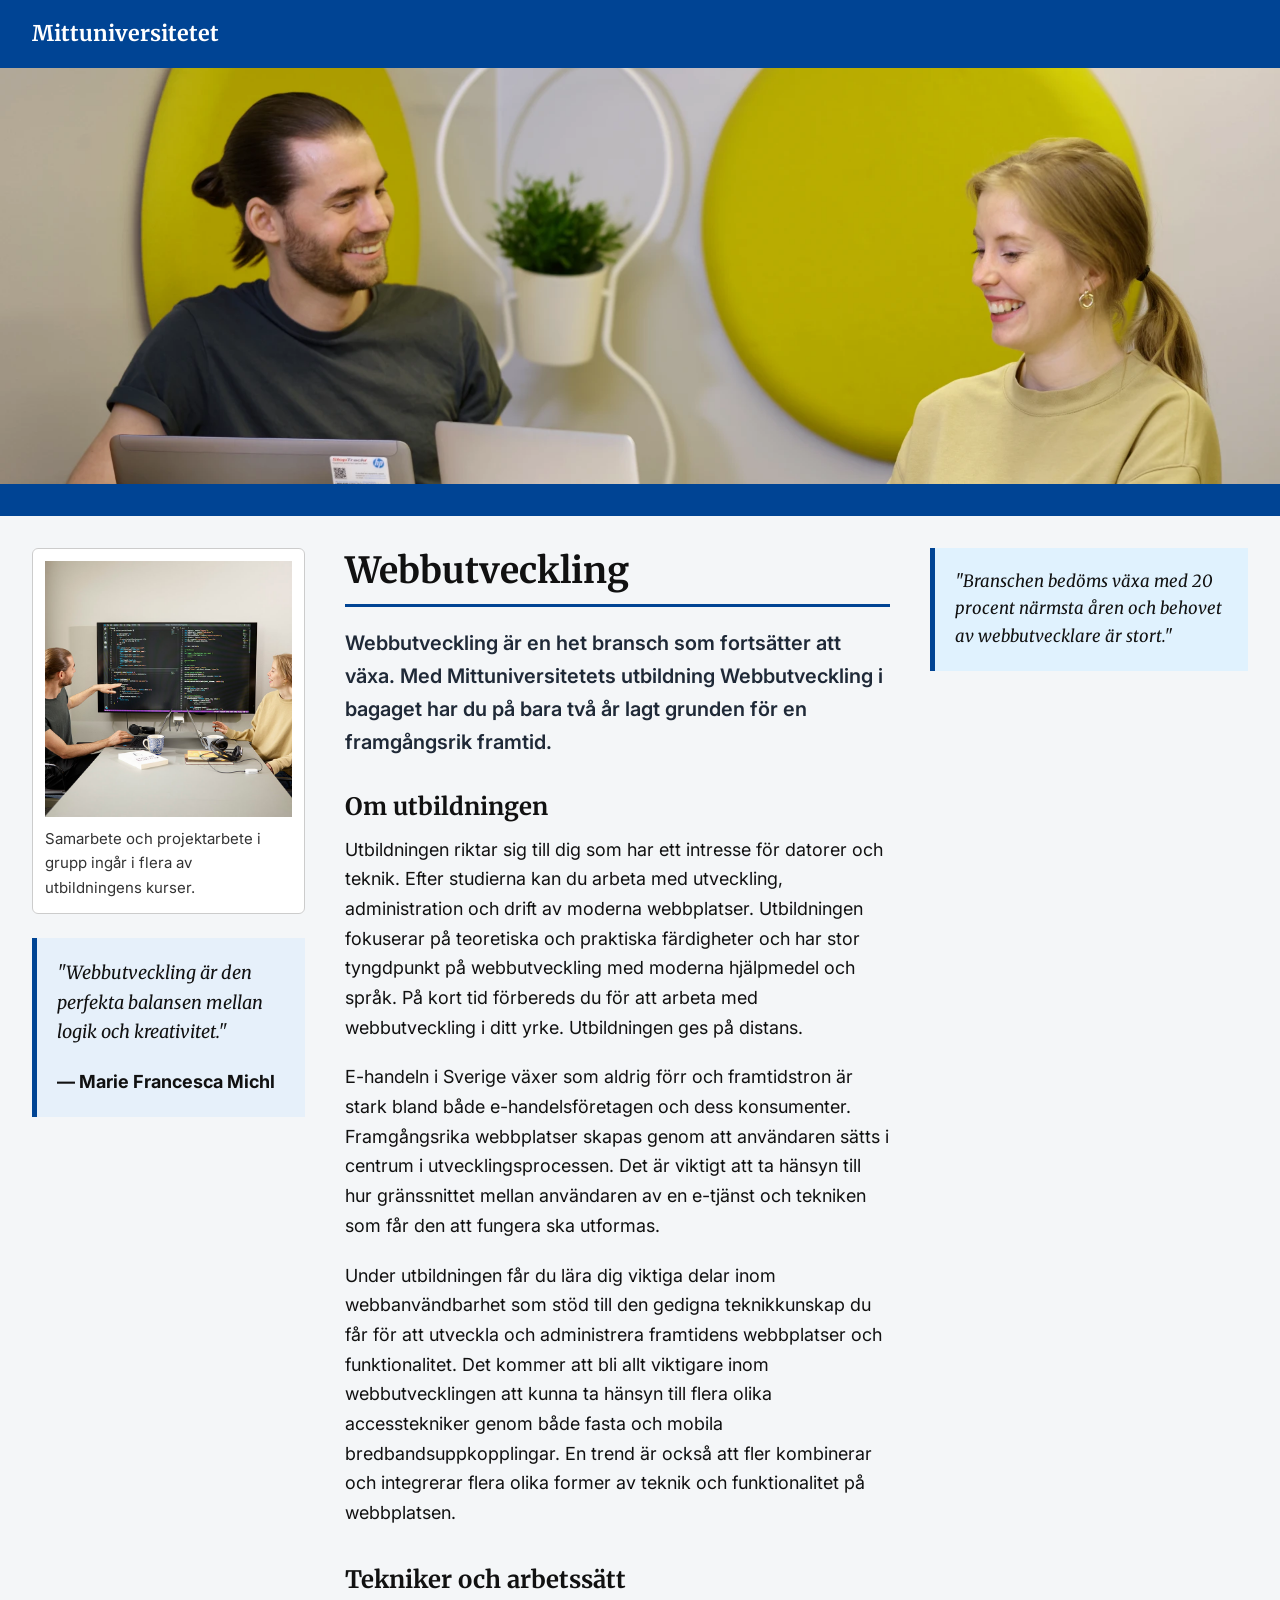
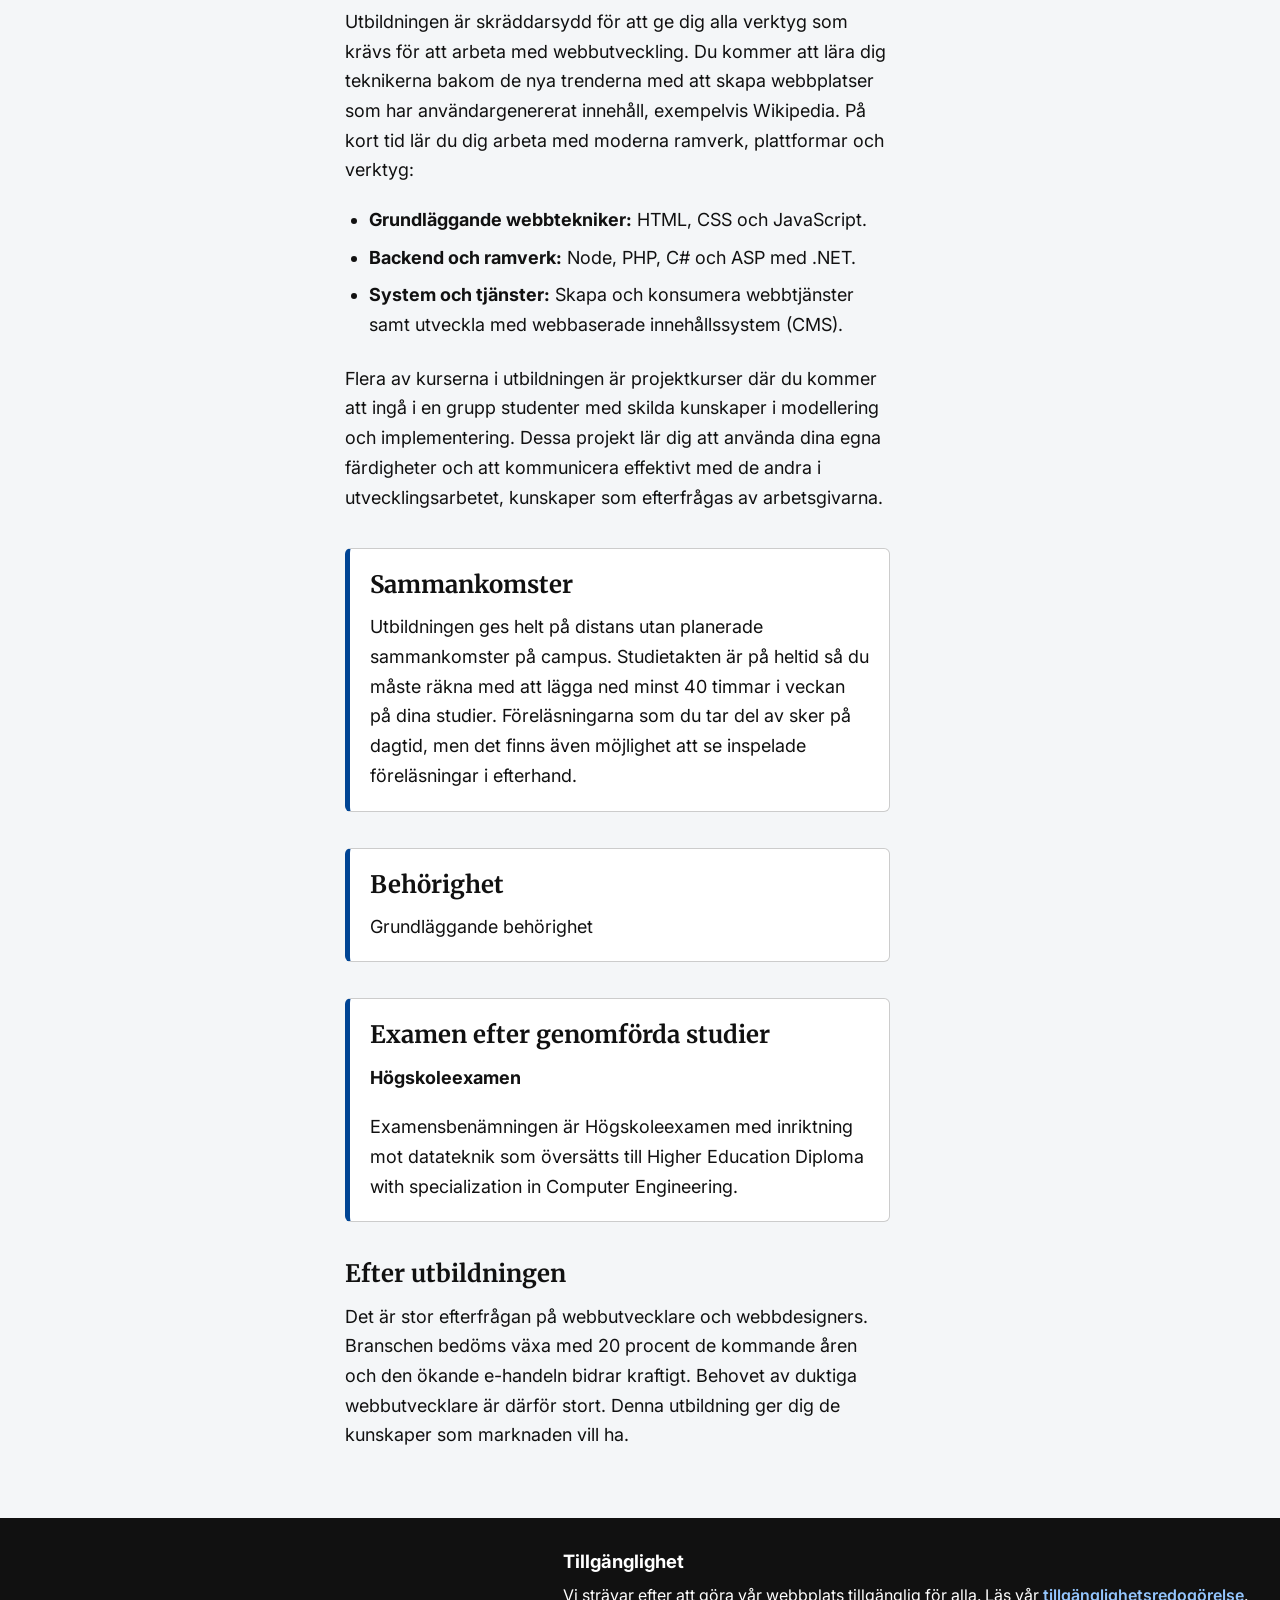
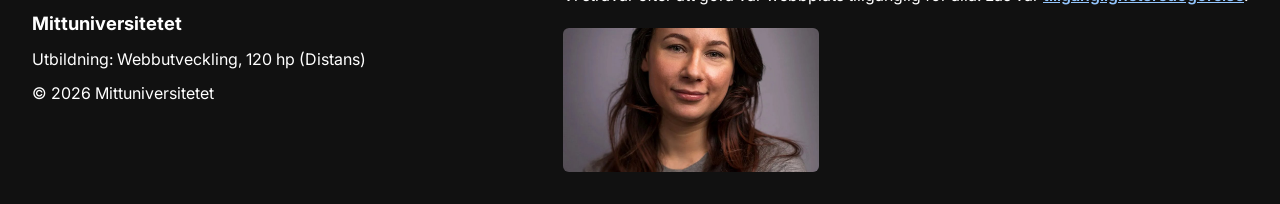
<file: index.html>
<!DOCTYPE html>
<html lang="sv">
<head>
  <meta charset="UTF-8">
  <meta name="viewport" content="width=device-width, initial-scale=1.0">
  <title>Webbutveckling - Mittuniversitetet</title>
  
  <!-- länkar till Google Fonts: Inter & Merriweather, dessa är specialanpassade för skärmläsare -->
  <link rel="preconnect" href="https://fonts.googleapis.com">      <!--preconnect gör att webbläsaren kan förbereda en anslutning till Google Fonts innan den faktiskt behöver hämta typsnittet, vilket kan förbättra laddningstiden.-->
  <link rel="preconnect" href="https://fonts.gstatic.com" crossorigin>
  <link href="https://fonts.googleapis.com/css2?family=Inter:wght@400;600;700&family=Merriweather:ital,wght@0,700;1,400&display=swap" rel="stylesheet">
  
  <link rel="stylesheet" href="style.css">
</head>
<body>

  <a href="#main-content" class="skip-link">Hoppa till huvudinnehållet</a>

  <header id="site-header">
    <div class="container">
      <p id="university-name">Mittuniversitetet</p>
    </div>
    <img src="images/header.webp" alt="Beskrivning" id="header-image">  <!--beskrivande alt-text som gör att skärmläsare kan läsa upp vad bilden föreställer-->

  </header>

  <main id="main-content" tabindex="-1">        <!--huvudinnehållet main startar här, som innehåller information om utbildningen. tab index-1 gör så man hoppar hit-->
    <div id="layout-wrapper" class="container">  <!--en ny container som omsluter både artikeln och sidofältet, för att skapa en layout med två kolumner.-->

      <article id="program-webbutveckling">   <!--semantisk artikel som omsluter hela innehållet om utbildningen.-->
        <header id="program-header">
          <h1 id="program-title">Webbutveckling</h1>  <!--huvudrubrik för sidan-->
          <p class="lead">Webbutveckling är en het bransch som fortsätter att växa. Med Mittuniversitetets utbildning Webbutveckling i bagaget har du på bara två år lagt grunden för en framgångsrik framtid.</p>
        </header>  <!--lead är en klass som gör texten lite större och fetare, för att den ska sticka ut mer.-->

        <section id="section-intro" aria-labelledby="heading-about">  <!--läses upp av skärmläsare, koppling till rubrik nedan-->
          <h2 id="heading-about">Om utbildningen</h2>
          <p>Utbildningen riktar sig till dig som har ett intresse för datorer och teknik. Efter studierna kan du arbeta med utveckling, administration och drift av moderna webbplatser. Utbildningen fokuserar på teoretiska och praktiska färdigheter och har stor tyngdpunkt på webbutveckling med moderna hjälpmedel och språk. På kort tid förbereds du för att arbeta med webbutveckling i ditt yrke. Utbildningen ges på distans.</p>

          <p>E-handeln i Sverige växer som aldrig förr och framtidstron är stark bland både e-handelsföretagen och dess konsumenter. Framgångsrika webbplatser skapas genom att användaren sätts i centrum i utvecklingsprocessen. Det är viktigt att ta hänsyn till hur gränssnittet mellan användaren av en e-tjänst och tekniken som får den att fungera ska utformas.</p>

          <p>Under utbildningen får du lära dig viktiga delar inom webbanvändbarhet som stöd till den gedigna teknikkunskap du får för att utveckla och administrera framtidens webbplatser och funktionalitet. Det kommer att bli allt viktigare inom webbutvecklingen att kunna ta hänsyn till flera olika accesstekniker genom både fasta och mobila bredbandsuppkopplingar. En trend är också att fler kombinerar och integrerar flera olika former av teknik och funktionalitet på webbplatsen.</p>
        </section>

        <section id="section-tech" aria-labelledby="heading-tech">
          <h2 id="heading-tech">Tekniker och arbetssätt</h2>
          <p>Utbildningen är skräddarsydd för att ge dig alla verktyg som krävs för att arbeta med webbutveckling. Du kommer att lära dig teknikerna bakom de nya trenderna med att skapa webbplatser som har användargenererat innehåll, exempelvis Wikipedia. På kort tid lär du dig arbeta med moderna ramverk, plattformar och verktyg:</p>

          <ul class="tech-list">
            <li><strong>Grundläggande webbtekniker:</strong> HTML, CSS och JavaScript.</li>
            <li><strong>Backend och ramverk:</strong> Node, PHP, C# och ASP med .NET.</li>
            <li><strong>System och tjänster:</strong> Skapa och konsumera webbtjänster samt utveckla med webbaserade innehållssystem (CMS).</li>
          </ul>

          <p>Flera av kurserna i utbildningen är projektkurser där du kommer att ingå i en grupp studenter med skilda kunskaper i modellering och implementering. Dessa projekt lär dig att använda dina egna färdigheter och att kommunicera effektivt med de andra i utvecklingsarbetet, kunskaper som efterfrågas av arbetsgivarna.</p>
        </section>

        <section id="section-meetings" class="info-card" aria-labelledby="heading-meetings">
          <h2 id="heading-meetings">Sammankomster</h2>
          <p>Utbildningen ges helt på distans utan planerade sammankomster på campus. Studietakten är på heltid så du måste räkna med att lägga ned minst 40 timmar i veckan på dina studier. Föreläsningarna som du tar del av sker på dagtid, men det finns även möjlighet att se inspelade föreläsningar i efterhand.</p>
        </section>

        <section id="section-eligibility" class="info-card" aria-labelledby="heading-eligibility">
          <h2 id="heading-eligibility">Behörighet</h2>
          <p>Grundläggande behörighet</p>
        </section>

        <section id="section-degree" class="info-card" aria-labelledby="heading-degree">
          <h2 id="heading-degree">Examen efter genomförda studier</h2>
          <p><strong>Högskoleexamen</strong></p>
          <p>Examensbenämningen är Högskoleexamen med inriktning mot datateknik som översätts till <span lang="en">Higher Education Diploma with specialization in Computer Engineering</span>.</p>
        </section>

        <section id="section-career" aria-labelledby="heading-career">
          <h2 id="heading-career">Efter utbildningen</h2>
          <p>Det är stor efterfrågan på webbutvecklare och webbdesigners. Branschen bedöms växa med 20 procent de kommande åren och den ökande e-handeln bidrar kraftigt. Behovet av duktiga webbutvecklare är därför stort. Denna utbildning ger dig de kunskaper som marknaden vill ha.</p>
        </section>
      </article>

      <aside id="sidebar" aria-label="Relaterat studiematerial">  <!--aside är kompletterande sidomaterial, som inte är huvudfokus för sidan. aria-label gör att skärmläsare kan läsa upp rubriken för sidofältet.-->
        <div class="left-column">  <!--huudcontainer för sidofältet, som gör att innehållet centreras och får en maxbredd.-->
          <figure class="sidebar-item">  <!--semantisk behållaere för bilder och bildtext-->
            <img id="aside-image-1" src="images/asideright.jpg" alt="Studenter som arbetar tillsammans med webbutveckling på en laptop">  <!--med alt-texten kan skärmläsare läsa upp vad bilden föreställer-->
            <figcaption>Samarbete och projektarbete i grupp ingår i flera av utbildningens kurser.</figcaption>
          </figure>  <!--figure contaniner omsluter både bilden och bildtexten, figcaption är själva bildtexten. helt fristående container/enhet det som ligger innuti-->

          <figure id="quote-alumna">    <!--semanstisk behållare för citat och bildtext och figuer anv om det finns en källa, kopplar ihop figure med blockquote-->
            <blockquote>
              <p>"Webbutveckling är den perfekta balansen mellan logik och kreativitet."</p>
            </blockquote>
            <figcaption>— Marie Francesca Michl</figcaption> <!--talar om för skärmläsare att det är en bildtext, som hör ihop med citatet ovanför.-->
          </figure>
        </div>  <!--stänger boxen för sidofältet-->

        <blockquote id="quote-industry" class="sidebar-quote">
          <p>"Branschen bedöms växa med 20 procent närmsta åren och behovet av webbutvecklare är stort."</p>
        </blockquote>
      </aside>

    </div>
  </main>

  <footer id="site-footer">   <!--sista delen startar här, som innehåller information om universitetet och en länk till tillgänglighetsredogörelsen.-->
    <div class="container footer-grid">  <!--staplar de två kolumnerna i sidfoten på mobilskärm, och gör att innehållet centreras och får en maxbredd.-->
      <div class="footer-info">  <!--container för den vänstra kolumnen i sidfoten-->
        <p class="footer-title">Mittuniversitetet</p>  <!--p tagg med en klass som gör texten lite större och fetare, för att den ska sticka ut mer.-->
        <p>Utbildning: Webbutveckling, 120 hp (Distans)</p>
        <p>&copy; 2026 Mittuniversitetet</p>
      </div>

      <div class="tillganglighet">  <!--höger container i sidfoten, som innehåller information om tillgänglighetsredogörelsen.-->
        <h2>Tillgänglighet</h2>
    
        <p>Vi strävar efter att göra vår webbplats tillgänglig för alla. Läs vår <a href="tillganglighet.html">tillgänglighetsredogörelse</a>.</p>
        <figure class="footer-media">
          <img id="footer-image" src="images/footer.jpg" alt="Kvinnlig student som studerar på campusområdet">  <!--sista bilden i sidfoten, med alt-text som gör att skärmläsare kan läsa upp vad bilden föreställer.-->
        </figure>    <!--figure container omsluter både bilden och bildtexten, figcaption är själva bildtexten. helt fristående container/enhet det som ligger innuti-->
      </div>
    </div>
  </footer>

</body>
</html>
</file>
<file: style.css>
/* =========================================================
   1. GRUNDINSTÄLLNINGAR (MOBILE FIRST - Gäller för mobil)
   ========================================================= */
html {
  font-size: 100%; /* 1rem = 16px,  */
}

body {
  margin: 0;
  font-family: 'Inter', Arial, sans-serif;
  font-size: 1rem;           /* Mobilanpassad grundstorlek */
  line-height: 1.65;         /* Luftigt radavstånd (WCAG) */
  color: #111111;            /* Mörk text med hög kontrast */
  background-color: #f4f6f8;
}

img {
  max-width: 100%;
  height: auto;
  display: block;
}

/* 2. Hoppa-länk för tangentbordsanvändare */
.skip-link {
  position: absolute;
  top: -100px;
  left: 0.75rem;
  background-color: #004494;
  color: #ffffff;
  padding: 0.75rem 1rem;
  text-decoration: none;
  font-weight: bold;
  z-index: 100;
}

.skip-link:focus {
  top: 0.75rem;              /* Visas när man trycker på Tab-tangenten */
}

/* 3. Tydlig fokusram när man navigerar med tangentbord */
:focus-visible {
  outline: 3px solid #d97706;
  outline-offset: 2px;
}

/* 4. Centrerar innehållet */
.container {
  max-width: 82rem;          /* ~1312px */
  margin: 0 auto;
  padding: 0 1.25rem;
}

/* 5. Sidhuvud och header-bild */
#site-header {
  background-color: #004494;
  color: #ffffff;
  padding-top: 1rem;
  padding-bottom: 0;
}

#university-name {
  margin: 0 0 1rem 0;
  font-size: 1.35rem;
  font-weight: bold;
  font-family: 'Merriweather', Georgia, serif;
}

#header-image {
  width: 100%;
  max-width: none;           /* Fyller hela skärmens bredd */
  height: 10rem;             /* Smal höjd anpassad för mobil */
  object-fit: cover;         /* Beskär bilden snyggt utan att trycka ihop den */
  object-position: center;
}

/* 6. Huvudinnehåll och sidospalt i mobilvy (en kolumn) */
#main-content {
  padding: 2rem 0;
}

#layout-wrapper {
  display: flex;
  flex-direction: column;    /* Staplar text och bilder på höjden i mobilen */
  gap: 2rem;
}

h1, h2 {
  font-family: 'Merriweather', Georgia, serif;
  line-height: 1.3;
}

#program-title {
  font-size: 1.75rem;
  border-bottom: 3px solid #004494;
  padding-bottom: 0.625rem;
  margin-top: 0;
  margin-bottom: 1.25rem;
}

/* Särskild stil för ingressen */
.lead {
  font-size: 1.125rem;
  font-weight: 600;
  color: #1f2937;
  margin-bottom: 2rem;
}

h2 {
  font-size: 1.375rem;
  margin-top: 0;
  margin-bottom: 0.75rem;
}

p {
  margin-top: 0;
  margin-bottom: 1.25rem;
}

section {
  margin-bottom: 2.25rem;
}

/* Punktlista */
.tech-list {
  margin: 1rem 0 1.5rem 0;
  padding-left: 1.5rem;
}

.tech-list li {
  margin-bottom: 0.5rem;
}

/* Sorterar citaten in i textflödet på mobil */
#program-webbutveckling,
#sidebar,
.left-column {
  display: contents;
}

#program-header { order: 1; }
#section-intro { order: 2; }
#quote-alumna { order: 3; }        /* Marie-citatet direkt efter "Om utbildningen" */
#section-tech { order: 4; }
#quote-industry { order: 5; }      /* Branschcitatet efter "Tekniker och arbetssätt" */
#section-meetings { order: 6; }
#section-eligibility { order: 7; }
#section-degree { order: 8; }
#section-career { order: 9; }
.sidebar-item { order: 10; }


/* 7. Sidobild och sidocitat (aside) i mobilvy */
.sidebar-item {
  background-color: #ffffff;
  border: 1px solid #cccccc;
  border-radius: 0.375rem;
  padding: 0.75rem;
  margin: 0 0 1.25rem 0;
}

.sidebar-item figcaption {
  margin-top: 0.625rem;
  font-size: 0.9375rem;
  font-weight: normal;
  color: #333333;
}

/* Citat placerat i sidospalten */
#quote-industry,
.sidebar-quote {
  margin: 0;
  background-color: #e0f2fe;
  border-left: 5px solid #004494;
  padding: 1.25rem;
  font-family: 'Merriweather', Georgia, serif;
  font-style: italic;
}

#quote-industry p,
.sidebar-quote p {
  font-size: 1.05rem;
  margin: 0;
}

/* 8. Vita faktarutor */
.info-card {
  background-color: #ffffff;
  border: 1px solid #cccccc;
  border-left: 5px solid #004494;
  padding: 1.25rem;
  border-radius: 0.375rem;
}

.info-card p:last-child {
  margin-bottom: 0;
}

/* 9. Citat i texten */
blockquote, #quote-alumna {
  background-color: #e6f0fa;
  border-left: 5px solid #004494;
  margin: 1.5rem 0;
  padding: 1.25rem;
  font-family: 'Merriweather', Georgia, serif;
  font-style: italic;
}

#quote-alumna blockquote {
  margin: 0;
  padding: 0;
  border: none;
  background: none;
}

#quote-alumna figcaption {
  margin-top: 0.625rem;
  font-family: 'Inter', sans-serif;
  font-style: normal;
  font-weight: bold;
}

/* 10. Sidfot med bild */
#site-footer {
  background-color: #111111;
  color: #ffffff;
  padding: 2rem 0;
  font-size: 1rem;
}

.footer-grid {
  display: flex;
  flex-direction: column;
  gap: 1.5rem;
}

.footer-title {
  font-size: 1.15rem;
  font-weight: bold;
  margin-bottom: 0.5rem;
}

.footer-info p {
  margin-bottom: 0.5rem;
}

.footer-media {
  margin: 0;
  max-width: 16rem;
}

.footer-media img {
  border-radius: 0.375rem;
}

.tillganglighet h2 {
  font-family: 'Inter', Arial, sans-serif;
  font-size: 1.15rem;
  font-weight: bold;
  margin-bottom: 0.5rem;
  color: #ffffff;
}

#site-footer a {
  color: #93c5fd;            /* Ljusblå länk med god kontrast mot svart */
  text-decoration: underline;
  font-weight: 600;
}

#site-footer a:hover {
  color: #ffffff;
}

/* 10. tillgänglighet undersidan */

/* Navigering och layout för undersidan tillganglighet.html */
.main-nav {
  padding-bottom: 1rem;
}

.main-nav a {
  color: #ffffff;
  font-weight: 600;
  text-decoration: underline;
}

.main-nav a:hover {
  color: #e0f2fe;
}

.single-column article {
  max-width: 65ch;
}

/* =========================================================
   11. MEDIA QUERIES
   ========================================================= */

/* Surfplatta och uppåt (minst 601px / 37.5rem) */
@media (min-width: 37.5rem) {
  body {
    font-size: 1.125rem;
  }

  .container {
    padding: 0 2rem;
  }

  #program-title {
    font-size: 2.25rem;
  }

  .lead {
    font-size: 1.25rem;
  }

  h2 {
    font-size: 1.5rem;
  }

  #header-image {
    height: 16.25rem;        /* ~260px på surfplatta */
  }

  .footer-grid {
    flex-direction: row;
    justify-content: space-between;
    align-items: center;
  }
}

/* Dator och breda skärmar (minst 950px / 59.375rem) */
@media (min-width: 59.375rem) {
  .container {
    max-width: 100rem;       /* 1600px för att fylla ut breda skärmar */
  }

  #site-header {
    padding-bottom: 2rem;        /* Ger en snygg blå ram även under bilden */
  }

  #header-image {
    width: 100%;
    height: 26rem;               /* Ger mer utrymme på höjden så ansiktena ryms */
    object-fit: cover;
    object-position: center 42%; /* Sänker blicken från hjässorna ner till ansiktena */
  }

  #layout-wrapper {
    flex-direction: row;
    align-items: flex-start;
    justify-content: space-between;
    gap: 2.5rem;
  }

  /* Huvudtexten placeras i mitten (order: 2) */
  #program-webbutveckling {
    display: block;
    flex: 2;
    max-width: 65ch;         /* Optimal radlängd för läsbarhet (WCAG) */
    order: 2;
  }

  /* Släpper igenom vänsterkolumnen och högercitatet i trekolumnslayouten */
  #sidebar {
    display: contents;
  }

  /* Vänsterspalten (bilden + Marie-citatet) placeras till vänster (order: 1) */
  .left-column {
    display: block;
    flex: 1;
    max-width: 22rem;        /* ~352px */
    order: 1;
    margin: 0;
    align-self: flex-start;  /* Krävs för att sticky ska fungera i flexbox */
    position: sticky;        /* Följer med ner när man skrollar */
    top: 2rem;
  }

  /* Skapar luft mellan bilden och Marie-citatet under */
  .sidebar-item {
    margin: 0 0 1.5rem 0;
  }

  .sidebar-item img {
    width: 100%;
    height: 16rem;           /* ~256px */
    object-fit: cover;
  }

  /* Tar bort onödig marginal runt Marie-citatet */
  #quote-alumna {
    margin: 0;
  }

  /* Branschcitatet placeras till höger (order: 3) */
  #quote-industry,
  .sidebar-quote {
    flex: 1;
    max-width: 22rem;        /* ~352px */
    order: 3;
    margin: 0;
    align-self: flex-start;  /* Krävs för att sticky ska fungera i flexbox */
    position: sticky;        /* Följer med ner när man skrollar */
    top: 2rem;
  }
}
</file>
